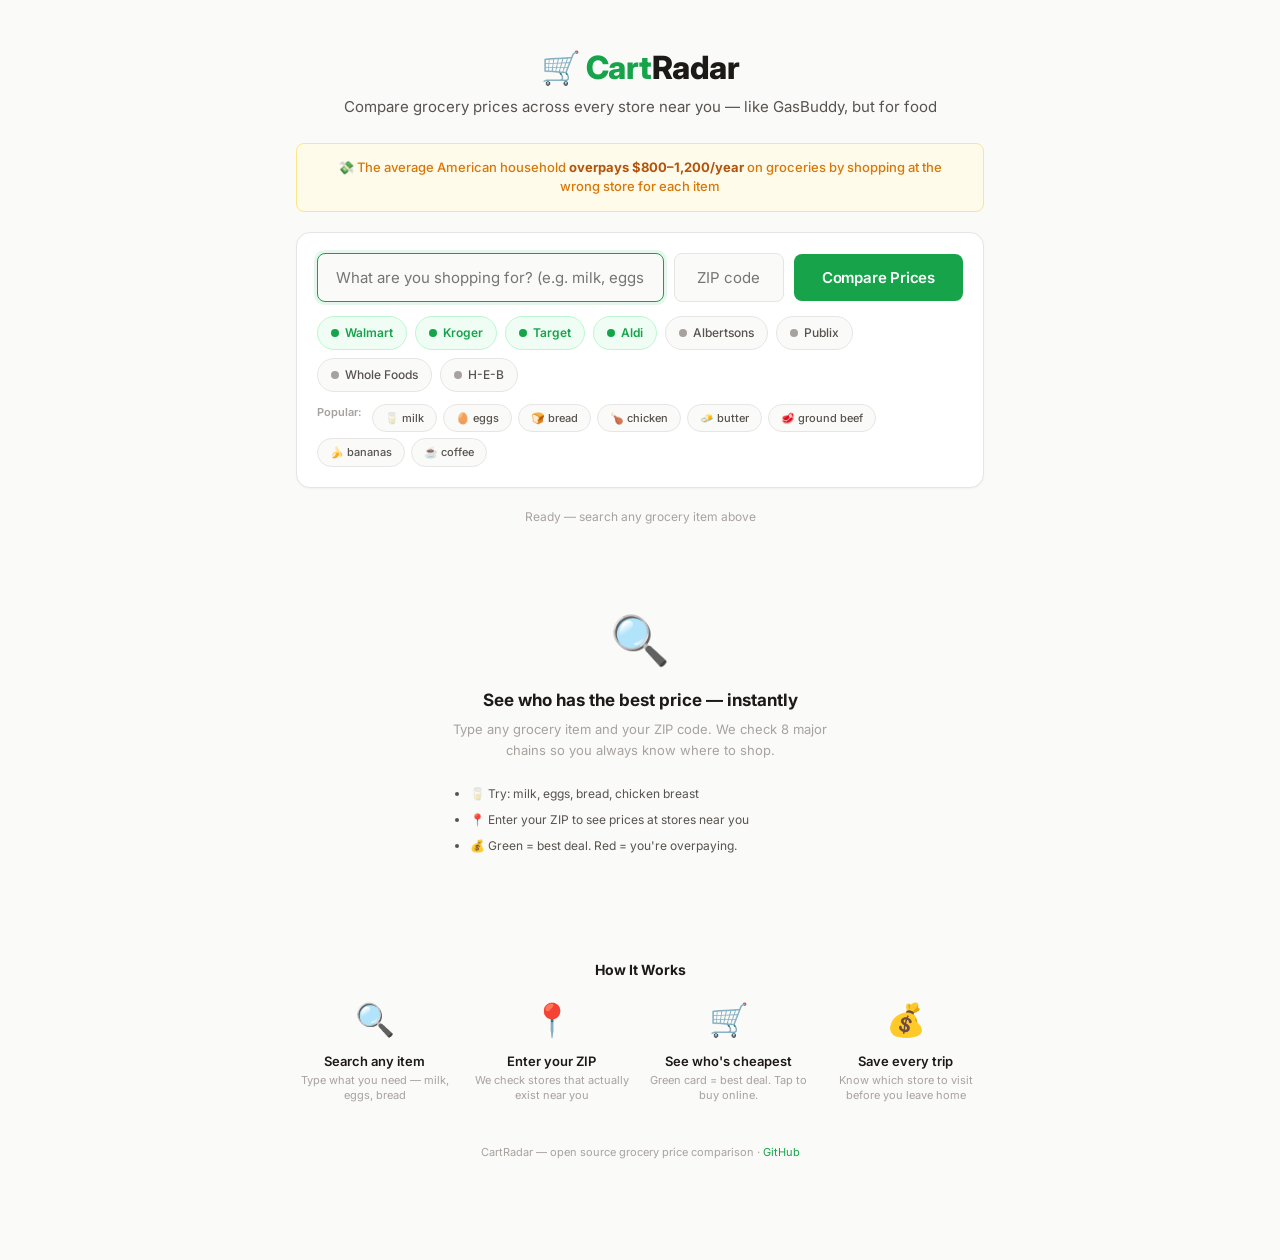
<file: web/index.html>
<!DOCTYPE html>
<html lang="en">
<head>
  <meta charset="UTF-8">
  <meta name="viewport" content="width=device-width, initial-scale=1.0, viewport-fit=cover">
  <title>CartRadar — Find the Cheapest Groceries Near You</title>
  <link rel="preconnect" href="https://fonts.googleapis.com">
  <link rel="preconnect" href="https://fonts.gstatic.com" crossorigin>
  <link href="https://fonts.googleapis.com/css2?family=Inter:wght@400;500;600;700;800&display=swap" rel="stylesheet">
  <style>
    *,*::before,*::after{margin:0;padding:0;box-sizing:border-box}
    :root{
      --bg:#fafaf9;--card:#ffffff;--border:#e7e5e4;--border-strong:#d6d3d1;
      --text:#1c1917;--text-soft:#57534e;--text-muted:#a8a29e;
      --green:#16a34a;--green-bg:#f0fdf4;--green-border:#bbf7d0;
      --red:#dc2626;--red-bg:#fef2f2;--amber:#d97706;--amber-bg:#fffbeb;
      --blue:#2563eb;--blue-bg:#eff6ff;--purple:#7c3aed;
      --shadow-sm:0 1px 2px rgba(0,0,0,.04);--shadow:0 1px 3px rgba(0,0,0,.06),0 1px 2px rgba(0,0,0,.04);
      --shadow-md:0 4px 6px -1px rgba(0,0,0,.06),0 2px 4px -2px rgba(0,0,0,.04);
      --shadow-lg:0 10px 15px -3px rgba(0,0,0,.06),0 4px 6px -4px rgba(0,0,0,.04);
      --radius:14px;--radius-sm:10px;--radius-xs:8px;
    }
    body{
      font-family:'Inter',-apple-system,BlinkMacSystemFont,'Segoe UI',Roboto,sans-serif;
      background:var(--bg);color:var(--text);min-height:100vh;line-height:1.5;
      -webkit-font-smoothing:antialiased;
    }
    .app{max-width:720px;margin:0 auto;padding:24px 16px 80px}

    /* Header */
    .header{text-align:center;padding:20px 0 24px}
    .header .logo{font-size:32px;font-weight:800;letter-spacing:-0.5px;color:var(--text)}
    .header .logo span{color:var(--green)}
    .header p{color:var(--text-soft);font-size:15px;margin-top:4px;line-height:1.5}

    /* Hero stat — how much people waste */
    .waste-banner{text-align:center;padding:14px 20px;margin-bottom:20px;
      background:var(--amber-bg);border:1px solid #fde68a;border-radius:var(--radius-xs);
      font-size:13px;color:var(--amber);font-weight:500;line-height:1.5}
    .waste-banner strong{color:#b45309}

    /* Search */
    .search-card{background:var(--card);border:1px solid var(--border);border-radius:var(--radius);
      padding:20px;box-shadow:var(--shadow-sm);margin-bottom:20px}
    .search-row{display:flex;gap:10px;align-items:center}
    .search-row input,.search-row button{padding:14px 18px;border-radius:var(--radius-xs);font-size:15px;font-family:inherit;transition:all .2s}
    .search-row #query{flex:1;min-width:0;background:var(--bg);border:1.5px solid var(--border);color:var(--text)}
    .search-row #query:focus{outline:none;border-color:var(--green);box-shadow:0 0 0 3px rgba(22,163,74,.1)}
    #zip{width:110px;min-width:100px;text-align:center;background:var(--bg);border:1.5px solid var(--border);color:var(--text)}
    #zip:focus{outline:none;border-color:var(--green);box-shadow:0 0 0 3px rgba(22,163,74,.1)}
    #zip.loading{color:var(--blue)}
    .search-row button{padding:14px 28px;border:none;background:var(--green);color:#fff;font-weight:600;cursor:pointer;white-space:nowrap;letter-spacing:-0.2px}
    .search-row button:hover{background:#15803d;transform:translateY(-1px);box-shadow:var(--shadow-md)}
    .search-row button:active{transform:translateY(0)}
    .search-row button:disabled{background:var(--border);color:var(--text-muted);cursor:not-allowed;transform:none;box-shadow:none}

    /* Store toggles */
    .store-toggles{display:flex;flex-wrap:wrap;gap:8px;margin-top:14px}
    .store-toggle{display:flex;align-items:center;gap:6px;padding:7px 13px;border-radius:20px;
      background:var(--bg);border:1.5px solid var(--border);font-size:12px;font-weight:500;
      cursor:pointer;color:var(--text-soft);transition:all .15s;user-select:none;font-family:inherit}
    .store-toggle:hover{border-color:var(--green);color:var(--text)}
    .store-toggle.active{background:var(--green-bg);color:var(--green);border-color:var(--green-border);font-weight:600}
    .store-toggle input{display:none}
    .store-toggle .dot{width:8px;height:8px;border-radius:50%;background:var(--text-muted)}
    .store-toggle.active .dot{background:var(--green)}

    /* Status */
    .status-bar{font-size:12px;color:var(--text-muted);min-height:20px;margin-bottom:16px;text-align:center}
    .spinner{display:inline-block;width:14px;height:14px;border:2px solid var(--border);border-top-color:var(--green);border-radius:50%;animation:spin .6s linear infinite;vertical-align:middle;margin-right:6px}
    @keyframes spin{to{transform:rotate(360deg)}}

    /* Results — Card layout */
    .results-section{display:none}
    .results-section.show{display:block}

    .summary-bar{display:flex;align-items:center;gap:12px;padding:14px 18px;margin-bottom:16px;
      background:var(--green-bg);border:1px solid var(--green-border);border-radius:var(--radius-sm);
      font-size:14px;font-weight:600;color:var(--green)}
    .summary-bar .savings-highlight{font-size:28px;font-weight:800;margin-right:4px}

    .result-grid{display:flex;flex-direction:column;gap:10px}

    .result-card{background:var(--card);border:2px solid var(--border);border-radius:var(--radius);
      padding:16px 18px;cursor:pointer;transition:all .15s;display:flex;align-items:center;gap:14px;
      position:relative;box-shadow:var(--shadow-sm)}
    .result-card:hover{border-color:var(--green);box-shadow:var(--shadow-md);transform:translateY(-1px)}
    .result-card.best-deal{border-color:var(--green);background:var(--green-bg);box-shadow:0 0 0 1px rgba(22,163,74,.15)}
    .result-card.best-deal::before{content:'Best Deal';position:absolute;top:-10px;right:16px;
      background:var(--green);color:#fff;font-size:10px;font-weight:700;padding:3px 10px;
      border-radius:10px;text-transform:uppercase;letter-spacing:.5px}

    .store-badge{flex-shrink:0;width:52px;height:52px;border-radius:var(--radius-xs);
      display:flex;align-items:center;justify-content:center;font-weight:800;font-size:11px;
      color:#fff;letter-spacing:-0.3px;text-align:center;line-height:1.2}
    .sb-walmart{background:#0071dc}.sb-kroger{background:#1a4a8c}
    .sb-target{background:#c00}.sb-aldi{background:#e67e00}
    .sb-albertsons{background:#e31837}.sb-publix{background:#398467}
    .sb-wholefoods{background:#116644}.sb-heb{background:#e31837}

    .result-info{flex:1;min-width:0}
    .result-name{font-weight:600;font-size:14px;color:var(--text);line-height:1.3;margin-bottom:2px}
    .result-size{font-size:11px;color:var(--text-muted)}

    .result-price-col{text-align:right;flex-shrink:0}
    .result-price{font-size:22px;font-weight:800;color:var(--text);line-height:1}
    .result-unit{font-size:11px;color:var(--text-muted);margin-top:2px}
    .result-savings{margin-top:4px;font-size:11px;font-weight:600}
    .result-savings.bad{color:var(--red)}
    .result-savings.good{color:var(--green)}

    .yearly-loss{font-size:10px;color:var(--text-muted);margin-top:2px;line-height:1.3}

    .result-arrow{flex-shrink:0;color:var(--text-muted);font-size:16px}

    /* Breakdown strip */
    .breakdown-strip{display:flex;flex-wrap:wrap;gap:5px;margin-top:20px;padding:10px 0;font-size:11px}
    .breakdown-strip .bd-item{padding:3px 10px;border-radius:12px;background:var(--bg);border:1px solid var(--border);color:var(--text-soft)}
    .breakdown-strip .bd-item.ok{color:var(--green);border-color:var(--green-border)}
    .breakdown-strip .bd-item.fail{color:var(--red);border-color:#fecaca}

    /* Empty state */
    .empty{text-align:center;padding:60px 20px;color:var(--text-muted)}
    .empty .icon{font-size:48px;margin-bottom:12px}
    .empty h3{font-size:17px;margin-bottom:6px;color:var(--text);font-weight:700}
    .empty p{font-size:13px;max-width:400px;margin:0 auto;line-height:1.6}
    .empty .tips{margin-top:20px;text-align:left;max-width:340px;margin-left:auto;margin-right:auto}
    .empty .tips li{font-size:12px;padding:4px 0;color:var(--text-soft)}

    /* How it works */
    .how-it-works{margin-top:40px;text-align:center}
    .how-it-works h3{font-size:14px;font-weight:700;color:var(--text);margin-bottom:16px}
    .steps{display:flex;gap:20px;justify-content:center;flex-wrap:wrap}
    .step{flex:1;min-width:140px;max-width:200px;text-align:center}
    .step .step-icon{font-size:32px;margin-bottom:8px}
    .step .step-title{font-weight:600;font-size:13px;margin-bottom:2px}
    .step .step-desc{font-size:11px;color:var(--text-muted);line-height:1.4}

    footer{text-align:center;padding:40px 20px 20px;font-size:11px;color:var(--text-muted)}
    footer a{color:var(--green);text-decoration:none}footer a:hover{text-decoration:underline}
    .popular-chip{padding:5px 12px;border-radius:16px;background:var(--bg);border:1px solid var(--border);cursor:pointer;transition:all .15s;color:var(--text-soft);font-weight:500}
    .popular-chip:hover{background:var(--green-bg);border-color:var(--green-border);color:var(--green)}

    /* Mobile */
    @media(max-width:600px){
      .header .logo{font-size:26px}
      .search-row{flex-wrap:wrap}
      #zip{width:100%}
      .search-row button{width:100%}
      .result-card{padding:14px}
      .result-price{font-size:19px}
      .store-badge{width:44px;height:44px;font-size:10px}
    }
  </style>
</head>
<body>
<div class="app">
  <header class="header">
    <div class="logo">🛒 <span>Cart</span>Radar</div>
    <p>Compare grocery prices across every store near you — like GasBuddy, but for food</p>
  </header>

  <div class="waste-banner">
    💸 The average American household <strong>overpays $800–1,200/year</strong> on groceries by shopping at the wrong store for each item
  </div>

  <div class="search-card">
    <div class="search-row">
      <input type="text" id="query" placeholder="What are you shopping for? (e.g. milk, eggs, chicken)" autofocus>
      <input type="text" id="zip" placeholder="ZIP" maxlength="5">
      <button id="search-btn">Compare Prices</button>
    </div>
    <div class="store-toggles" id="store-toggles"></div>
    <div class="popular-searches" style="margin-top:12px;display:flex;flex-wrap:wrap;gap:6px;font-size:11px;color:var(--text-muted)">
      <span style="font-weight:600;margin-right:4px">Popular:</span>
      <span class="popular-chip" onclick="trySearch('milk')">🥛 milk</span>
      <span class="popular-chip" onclick="trySearch('eggs')">🥚 eggs</span>
      <span class="popular-chip" onclick="trySearch('bread')">🍞 bread</span>
      <span class="popular-chip" onclick="trySearch('chicken')">🍗 chicken</span>
      <span class="popular-chip" onclick="trySearch('butter')">🧈 butter</span>
      <span class="popular-chip" onclick="trySearch('ground beef')">🥩 ground beef</span>
      <span class="popular-chip" onclick="trySearch('bananas')">🍌 bananas</span>
      <span class="popular-chip" onclick="trySearch('coffee')">☕ coffee</span>
    </div>
  </div>

  <div class="status-bar" id="status"></div>

  <div class="empty" id="empty">
    <div class="icon">🔍</div>
    <h3>See who has the best price — instantly</h3>
    <p>Type any grocery item and your ZIP code. We check 8 major chains so you always know where to shop.</p>
    <ul class="tips">
      <li>🥛 Try: milk, eggs, bread, chicken breast</li>
      <li>📍 Enter your ZIP to see prices at stores near you</li>
      <li>💰 Green = best deal. Red = you're overpaying.</li>
    </ul>
  </div>

  <div class="results-section" id="results-section">
    <div class="summary-bar" id="summary"></div>
    <div class="result-grid" id="result-grid"></div>
    <div class="breakdown-strip" id="breakdown"></div>
  </div>

  <div class="how-it-works">
    <h3>How It Works</h3>
    <div class="steps">
      <div class="step"><div class="step-icon">🔍</div><div class="step-title">Search any item</div><div class="step-desc">Type what you need — milk, eggs, bread</div></div>
      <div class="step"><div class="step-icon">📍</div><div class="step-title">Enter your ZIP</div><div class="step-desc">We check stores that actually exist near you</div></div>
      <div class="step"><div class="step-icon">🛒</div><div class="step-title">See who's cheapest</div><div class="step-desc">Green card = best deal. Tap to buy online.</div></div>
      <div class="step"><div class="step-icon">💰</div><div class="step-title">Save every trip</div><div class="step-desc">Know which store to visit before you leave home</div></div>
    </div>
  </div>

  <footer>
    CartRadar — open source grocery price comparison · <a href="#">GitHub</a>
  </footer>
</div>

<script src="app.js"></script>
</body>
</html>
</file>
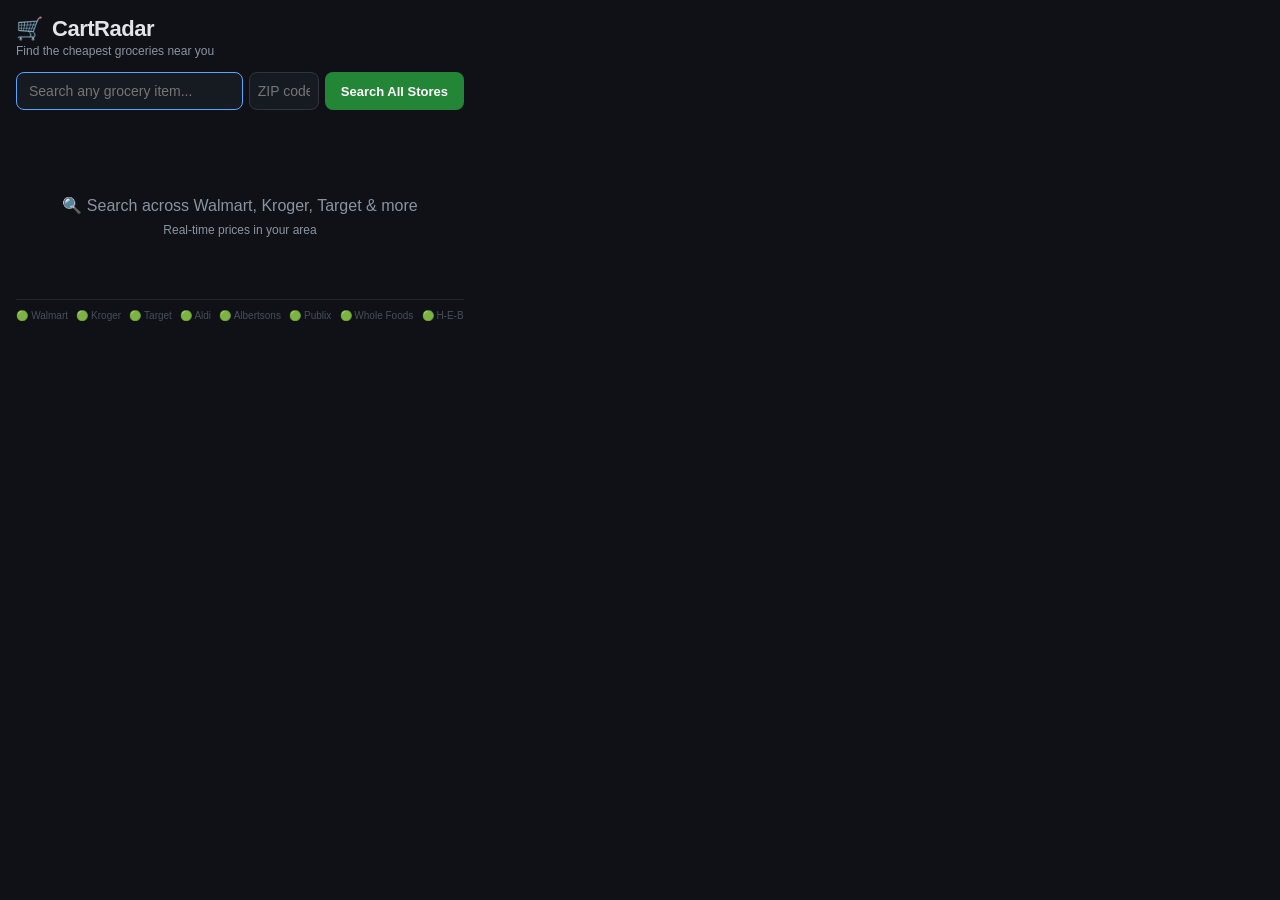
<file: popup/popup.html>
<!DOCTYPE html>
<html>
<head>
  <meta charset="UTF-8">
  <link rel="stylesheet" href="popup.css">
</head>
<body>
  <div id="app">
    <header>
      <h1><span class="cart">🛒</span> CartRadar</h1>
      <p class="subtitle">Find the cheapest groceries near you</p>
    </header>

    <div class="search-bar">
      <input type="text" id="query" placeholder="Search any grocery item..." autofocus>
      <input type="text" id="zipcode" placeholder="ZIP code" maxlength="5">
      <button id="search-btn">Search All Stores</button>
    </div>

    <div id="status"></div>

    <div id="results">
      <div class="results-header">
        <span class="store-col">Store</span>
        <span class="item-col">Item</span>
        <span class="price-col">Price</span>
        <span class="unit-col">Unit Price</span>
      </div>
      <div id="results-list"></div>
    </div>

    <div id="empty-state">
      <p>🔍 Search across Walmart, Kroger, Target &amp; more</p>
      <p class="small">Real-time prices in your area</p>
    </div>

    <footer>
      <span class="stores-active">🟢 Walmart &nbsp; 🟢 Kroger &nbsp; 🟢 Target &nbsp; 🟢 Aldi &nbsp; 🟢 Albertsons &nbsp; 🟢 Publix &nbsp; 🟢 Whole Foods &nbsp; 🟢 H-E-B</span>
    </footer>
  </div>

  <script src="popup.js"></script>
</body>
</html>
</file>
<file: popup/popup.css>
* {
  margin: 0;
  padding: 0;
  box-sizing: border-box;
}

body {
  width: 480px;
  min-height: 360px;
  font-family: -apple-system, BlinkMacSystemFont, 'Segoe UI', Roboto, sans-serif;
  background: #0f1117;
  color: #e1e4e8;
}

#app {
  padding: 16px;
  display: flex;
  flex-direction: column;
  gap: 14px;
}

header h1 {
  font-size: 22px;
  font-weight: 700;
  letter-spacing: -0.5px;
}

.cart {
  margin-right: 4px;
}

.subtitle {
  font-size: 12px;
  color: #8b949e;
  margin-top: 2px;
}

.search-bar {
  display: flex;
  gap: 6px;
}

#query {
  flex: 2;
  padding: 10px 12px;
  border-radius: 8px;
  border: 1px solid #30363d;
  background: #161b22;
  color: #e1e4e8;
  font-size: 14px;
}

#query:focus {
  outline: none;
  border-color: #58a6ff;
}

#zipcode {
  width: 70px;
  padding: 10px 8px;
  border-radius: 8px;
  border: 1px solid #30363d;
  background: #161b22;
  color: #e1e4e8;
  font-size: 14px;
  text-align: center;
}

#zipcode:focus {
  outline: none;
  border-color: #58a6ff;
}

#search-btn {
  padding: 10px 16px;
  border-radius: 8px;
  border: none;
  background: #238636;
  color: #fff;
  font-size: 13px;
  font-weight: 600;
  cursor: pointer;
  white-space: nowrap;
}

#search-btn:hover {
  background: #2ea043;
}

#search-btn:active {
  background: #196c2e;
}

#search-btn.loading {
  background: #30363d;
  cursor: not-allowed;
}

#status {
  font-size: 12px;
  color: #8b949e;
  min-height: 18px;
}

#results {
  display: none;
  flex-direction: column;
  max-height: 420px;
  overflow-y: auto;
}

.results-header {
  display: grid;
  grid-template-columns: 70px 1fr 80px 80px;
  gap: 8px;
  padding: 6px 8px;
  font-size: 11px;
  font-weight: 600;
  color: #8b949e;
  text-transform: uppercase;
  letter-spacing: 0.5px;
  border-bottom: 1px solid #21262d;
  margin-bottom: 4px;
}

.result-row {
  display: grid;
  grid-template-columns: 70px 1fr 80px 80px;
  gap: 8px;
  padding: 10px 8px;
  border-radius: 6px;
  cursor: pointer;
  text-decoration: none;
  color: inherit;
  border-bottom: 1px solid #161b22;
}

.result-row:hover {
  background: #161b22;
}

.store-badge {
  font-size: 11px;
  font-weight: 600;
  padding: 2px 6px;
  border-radius: 4px;
  align-self: center;
  text-align: center;
}

.store-walmart { background: #0071dc; color: #fff; }
.store-kroger { background: #1a4a8c; color: #fff; }
.store-target { background: #cc0000; color: #fff; }
.store-aldi { background: #e67e00; color: #fff; }
.store-albertsons { background: #e31837; color: #fff; }
.store-publix { background: #398467; color: #fff; }
.store-wholefoods { background: #006633; color: #fff; }
.store-heb { background: #e31837; color: #fff; }

.item-name {
  font-size: 13px;
  line-height: 1.3;
  overflow: hidden;
  text-overflow: ellipsis;
  display: -webkit-box;
  -webkit-line-clamp: 2;
  -webkit-box-orient: vertical;
}

.item-size {
  font-size: 11px;
  color: #8b949e;
}

.price {
  font-size: 15px;
  font-weight: 700;
  color: #3fb950;
  text-align: right;
}

.unit-price {
  font-size: 11px;
  color: #8b949e;
  text-align: right;
}

.cheapest {
  border-left: 3px solid #3fb950;
  padding-left: 5px;
}

#empty-state {
  text-align: center;
  padding: 40px 20px;
  color: #8b949e;
}

#empty-state p {
  margin-bottom: 8px;
}

.small {
  font-size: 12px;
}

footer {
  border-top: 1px solid #21262d;
  padding-top: 10px;
  font-size: 10px;
  color: #484f58;
  text-align: center;
}

.spinner {
  display: inline-block;
  width: 12px;
  height: 12px;
  border: 2px solid #8b949e;
  border-top-color: #58a6ff;
  border-radius: 50%;
  animation: spin 0.6s linear infinite;
  margin-right: 6px;
}

@keyframes spin {
  to { transform: rotate(360deg); }
}
</file>
